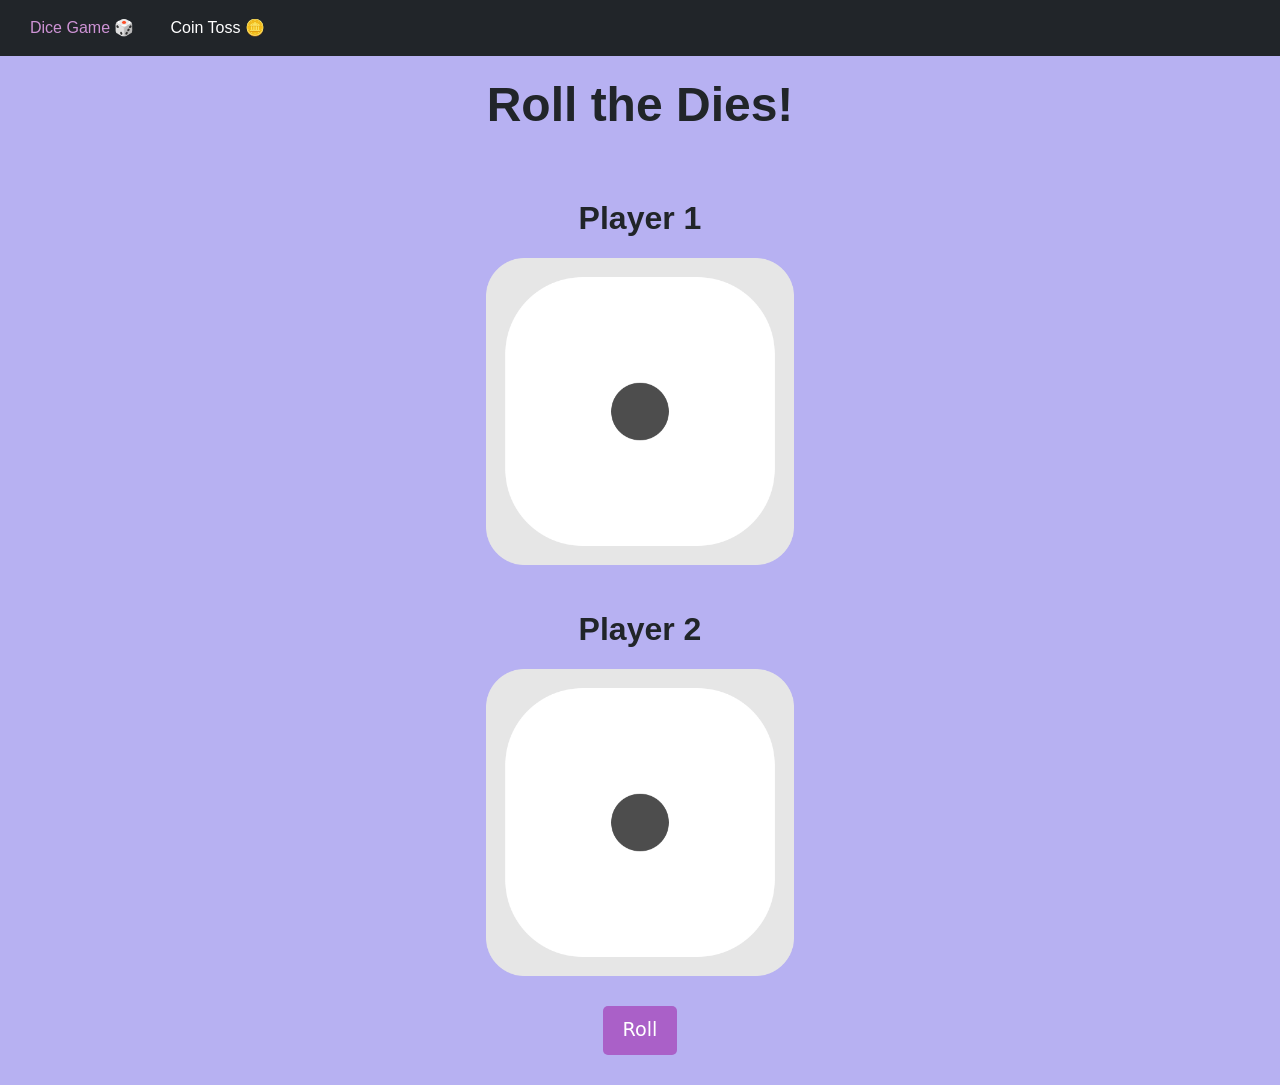
<file: index.html>
<!DOCTYPE html>
<html lang="en" dir="ltr">
<head>
    <meta charset="UTF-8">
    <meta name="viewport" content="width=device-width, initial-scale=1.0">
    <title>Dice Game</title>
    <link href="https://cdn.jsdelivr.net/npm/bootstrap@5.3.3/dist/css/bootstrap.min.css" rel="stylesheet" integrity="sha384-QWTKZyjpPEjISv5WaRU9OFeRpok6YctnYmDr5pNlyT2bRjXh0JMhjY6hW+ALEwIH" crossorigin="anonymous">
    <link rel="stylesheet" href="styles.css">
</head>
<body>
    <!-- Navbar -->
        <div class="row text-center">
            <div class="col-12">
                <nav id="mainmenu">
                    <div class="col-12">
                        <nav class="navbar navbar-expand-lg bg-dark">
                            <div class="container-fluid">
                                <button class="navbar-toggler" type="button" data-bs-toggle="collapse"
                                    data-bs-target="#navbarNavAltMarkup" aria-controls="navbarNavAltMarkup"
                                    aria-expanded="false" aria-label="Toggle navigation">
                                    <span class="navbar-toggler-icon"></span>
                                </button>
                                <div class="collapse navbar-collapse" id="navbarNavAltMarkup">
                                    <div class="navbar-nav">
                                        <a class="nav-link active" aria-current="page" href="#dice" id="dice">Dice Game 🎲</a>
                                        <a class="nav-link" href="coin_toss.html" id="coin">Coin Toss 🪙</a>
                                    </div>
                                </div>
                            </div>
                        </nav>
                    </div>
                </nav>

    <div class="container">
        <h1>Roll the Dies!</h1>

        <div class="dice">
            <p>Player 1</p>
            <img class="dice-img" id="dice1" src="images/dice1.png">
        </div>

        <div class="dice">
            <p>Player 2</p>
            <img class="dice-img" id="dice2" src="images/dice1.png">
        </div>

        <button id="roll-dice">Roll</button>
    </div> <!-- container -->

    <script src="https://cdn.jsdelivr.net/npm/bootstrap@5.3.3/dist/js/bootstrap.bundle.min.js" integrity="sha384-YvpcrYf0tY3lHB60NNkmXc5s9fDVZLESaAA55NDzOxhy9GkcIdslK1eN7N6jIeHz" crossorigin="anonymous"></script>
    <script src="dice.js"></script>
</body>
</html>
</file>
<file: styles.css>
.container{
    width: 70%;
    margin: auto;
    text-align: center;
}

.dice{
    text-align: center;
    display: inline-block;
    margin-top: 40px;
}

body{
    background-color: #B7B1F2;
}

h1{
    margin: 20px;
    font-family: 'Segoe UI', Tahoma, Geneva, Verdana, sans-serif, cursive;
    font-size: 3rem;
    font-weight: bold;
}

p{
    font-size: 2rem;
    font-family: 'Segoe UI', Tahoma, Geneva, Verdana, sans-serif, cursive;
    font-weight: bold;
}

.dice-img{
    width: 60%;
}

#coin{
    margin-left: 20px;
}

#roll-dice, #coin-toss{
    display: block;
    margin: 30px auto;
    font-size: 1.2em;
    padding: 10px 20px;
    border: none;
    border-radius: 5px;
    background-color: #AA60C8;
    color: white;
    cursor: pointer;
    transition: background-color 0.3s ease;
}

#roll-dice:hover, #coin-toss:hover{
    background-color: #8C6491;
}

.navbar-nav .nav-link{
    color: #ffffff;
    text-decoration: none;
    transition: color 0.3s ease, background-color 0.3s ease;
}

.navbar-nav .nav-link.active{
    color: #CE93D5;
    text-decoration: none;
}

.navbar-nav .nav-link:hover{
    background-color: rgba(255, 255, 255, 0.1);
    border-radius: 5px;
}

.navbar{
    padding-left: 10px;
    font-family: Arial, Helvetica, sans-serif;
}

.navbar-toggler{
    border-color: rgba(255, 255, 255, 0.5);
    margin-right: 28px;
}

.navbar-toggler-icon{
    background-image: url("data:image/svg+xml,%3csvg xmlns='http://www.w3.org/2000/svg' viewBox='0 0 30 30'%3e%3cpath stroke='rgba%28255, 255, 255, 0.9%29' stroke-width='2' d='M4 7h22M4 15h22M4 23h22'/%3e%3c/svg%3e");
}

@keyframes shake{
    0% { transform: translate(0, 0); }
    25% { transform: translate(-5px, 0); }
    50% { transform: translate(5px, 0); }
    75% { transform: translate(-5px, 0); }
    100% { transform: translate(0, 0); }
}
  
.shake{
animation: shake 0.5s;
}  

.hidden{
    display: none;
}

.coin-container{
  perspective: 1000px;
  margin: 40px auto;
  width: 120px;
  height: 120px;
}

.coin{
  width: 100%;
  height: 100%;
  position: relative;
  transform-style: preserve-3d;
  transition: transform 0.6s ease;
}

.coin-face{
  position: absolute;
  width: 100%;
  height: 100%;
  backface-visibility: hidden;
}

.coin-face img{
  width: 100%;
  height: 100%;
  object-fit: contain;
}

.coin-head{}

.coin-tails{
  transform: rotateY(180deg);
}

.center-content{
  display: flex;
  flex-direction: column;
  justify-content: center;
  align-items: center;
  min-height: 80vh;
}

#result-counter{
    margin-top: 20px;
    font-size: 1.2em;
    color: #333;
}
</file>
